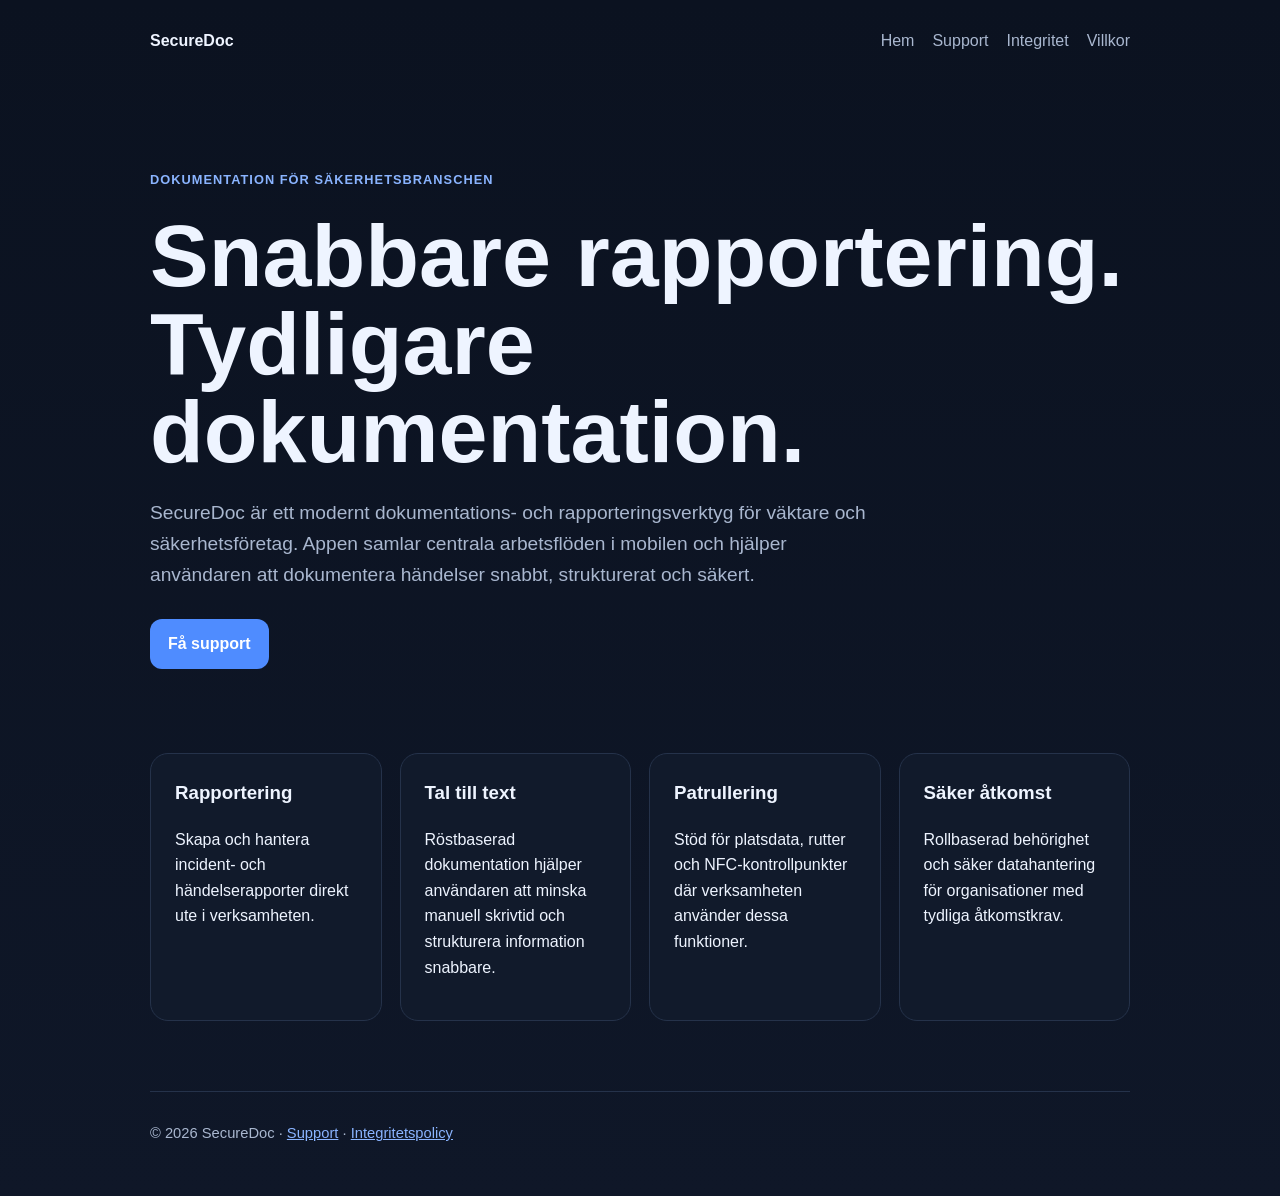
<file: index.html>
<!DOCTYPE html><html lang="sv"><head><meta charset="UTF-8"><meta name="viewport" content="width=device-width,initial-scale=1"><meta name="description" content="SecureDoc – dokumentation och rapportering för väktare och säkerhetsföretag."><title>SecureDoc</title><link rel="stylesheet" href="styles.css"></head><body><header><strong>SecureDoc</strong><nav><a href="index.html">Hem</a><a href="support.html">Support</a><a href="privacy.html">Integritet</a><a href="terms.html">Villkor</a></nav></header><main><section class="hero"><div class="eyebrow">Dokumentation för säkerhetsbranschen</div><h1>Snabbare rapportering. Tydligare dokumentation.</h1><p>SecureDoc är ett modernt dokumentations- och rapporteringsverktyg för väktare och säkerhetsföretag. Appen samlar centrala arbetsflöden i mobilen och hjälper användaren att dokumentera händelser snabbt, strukturerat och säkert.</p><a class="button" href="support.html">Få support</a></section><section class="grid"><div class="card"><h3>Rapportering</h3><p>Skapa och hantera incident- och händelserapporter direkt ute i verksamheten.</p></div><div class="card"><h3>Tal till text</h3><p>Röstbaserad dokumentation hjälper användaren att minska manuell skrivtid och strukturera information snabbare.</p></div><div class="card"><h3>Patrullering</h3><p>Stöd för platsdata, rutter och NFC-kontrollpunkter där verksamheten använder dessa funktioner.</p></div><div class="card"><h3>Säker åtkomst</h3><p>Rollbaserad behörighet och säker datahantering för organisationer med tydliga åtkomstkrav.</p></div></section></main><footer>© 2026 SecureDoc · <a href="support.html">Support</a> · <a href="privacy.html">Integritetspolicy</a></footer></body></html>
</file>
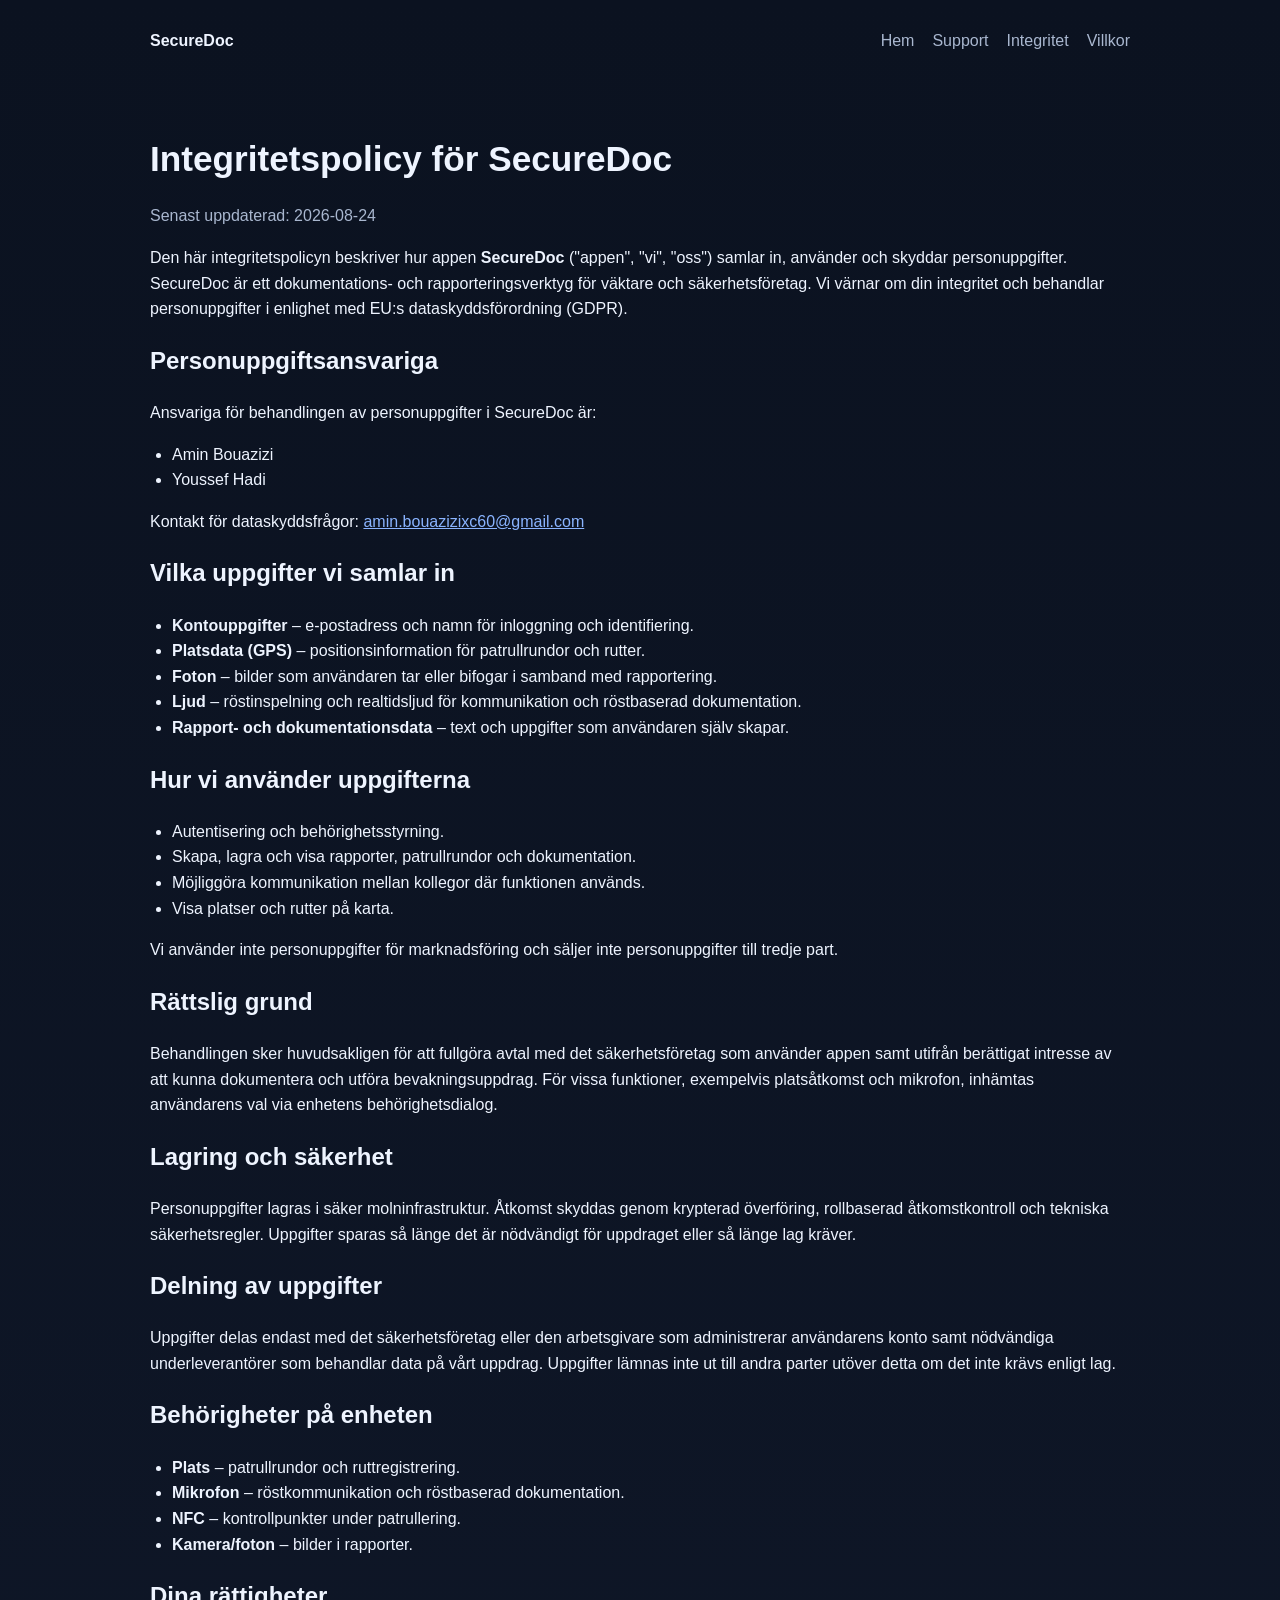
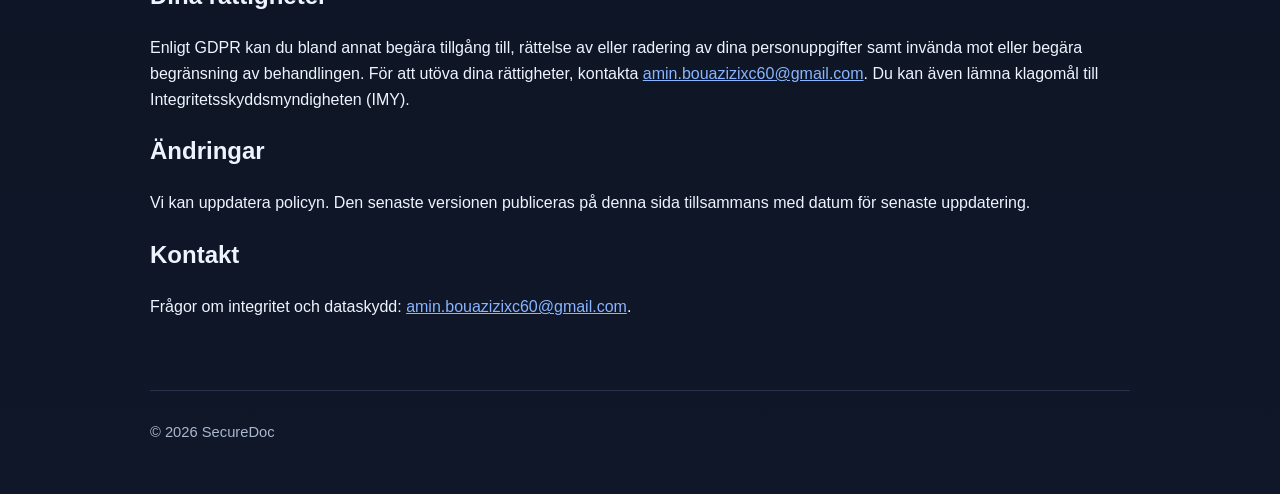
<file: privacy.html>
<!DOCTYPE html><html lang="sv"><head><meta charset="UTF-8"><meta name="viewport" content="width=device-width,initial-scale=1"><title>Integritetspolicy – SecureDoc</title><link rel="stylesheet" href="styles.css"></head><body><header><strong>SecureDoc</strong><nav><a href="index.html">Hem</a><a href="support.html">Support</a><a href="privacy.html">Integritet</a><a href="terms.html">Villkor</a></nav></header><main class="section"><h1>Integritetspolicy för SecureDoc</h1><p class="meta">Senast uppdaterad: 2026-08-24</p><p>Den här integritetspolicyn beskriver hur appen <strong>SecureDoc</strong> ("appen", "vi", "oss") samlar in, använder och skyddar personuppgifter. SecureDoc är ett dokumentations- och rapporteringsverktyg för väktare och säkerhetsföretag. Vi värnar om din integritet och behandlar personuppgifter i enlighet med EU:s dataskyddsförordning (GDPR).</p><h2>Personuppgiftsansvariga</h2><p>Ansvariga för behandlingen av personuppgifter i SecureDoc är:</p><ul><li>Amin Bouazizi</li><li>Youssef Hadi</li></ul><p>Kontakt för dataskyddsfrågor: <a href="mailto:amin.bouazizixc60@gmail.com">amin.bouazizixc60@gmail.com</a></p><h2>Vilka uppgifter vi samlar in</h2><ul><li><strong>Kontouppgifter</strong> – e-postadress och namn för inloggning och identifiering.</li><li><strong>Platsdata (GPS)</strong> – positionsinformation för patrullrundor och rutter.</li><li><strong>Foton</strong> – bilder som användaren tar eller bifogar i samband med rapportering.</li><li><strong>Ljud</strong> – röstinspelning och realtidsljud för kommunikation och röstbaserad dokumentation.</li><li><strong>Rapport- och dokumentationsdata</strong> – text och uppgifter som användaren själv skapar.</li></ul><h2>Hur vi använder uppgifterna</h2><ul><li>Autentisering och behörighetsstyrning.</li><li>Skapa, lagra och visa rapporter, patrullrundor och dokumentation.</li><li>Möjliggöra kommunikation mellan kollegor där funktionen används.</li><li>Visa platser och rutter på karta.</li></ul><p>Vi använder inte personuppgifter för marknadsföring och säljer inte personuppgifter till tredje part.</p><h2>Rättslig grund</h2><p>Behandlingen sker huvudsakligen för att fullgöra avtal med det säkerhetsföretag som använder appen samt utifrån berättigat intresse av att kunna dokumentera och utföra bevakningsuppdrag. För vissa funktioner, exempelvis platsåtkomst och mikrofon, inhämtas användarens val via enhetens behörighetsdialog.</p><h2>Lagring och säkerhet</h2><p>Personuppgifter lagras i säker molninfrastruktur. Åtkomst skyddas genom krypterad överföring, rollbaserad åtkomstkontroll och tekniska säkerhetsregler. Uppgifter sparas så länge det är nödvändigt för uppdraget eller så länge lag kräver.</p><h2>Delning av uppgifter</h2><p>Uppgifter delas endast med det säkerhetsföretag eller den arbetsgivare som administrerar användarens konto samt nödvändiga underleverantörer som behandlar data på vårt uppdrag. Uppgifter lämnas inte ut till andra parter utöver detta om det inte krävs enligt lag.</p><h2>Behörigheter på enheten</h2><ul><li><strong>Plats</strong> – patrullrundor och ruttregistrering.</li><li><strong>Mikrofon</strong> – röstkommunikation och röstbaserad dokumentation.</li><li><strong>NFC</strong> – kontrollpunkter under patrullering.</li><li><strong>Kamera/foton</strong> – bilder i rapporter.</li></ul><h2>Dina rättigheter</h2><p>Enligt GDPR kan du bland annat begära tillgång till, rättelse av eller radering av dina personuppgifter samt invända mot eller begära begränsning av behandlingen. För att utöva dina rättigheter, kontakta <a href="mailto:amin.bouazizixc60@gmail.com">amin.bouazizixc60@gmail.com</a>. Du kan även lämna klagomål till Integritetsskyddsmyndigheten (IMY).</p><h2>Ändringar</h2><p>Vi kan uppdatera policyn. Den senaste versionen publiceras på denna sida tillsammans med datum för senaste uppdatering.</p><h2>Kontakt</h2><p>Frågor om integritet och dataskydd: <a href="mailto:amin.bouazizixc60@gmail.com">amin.bouazizixc60@gmail.com</a>.</p></main><footer>© 2026 SecureDoc</footer></body></html>
</file>
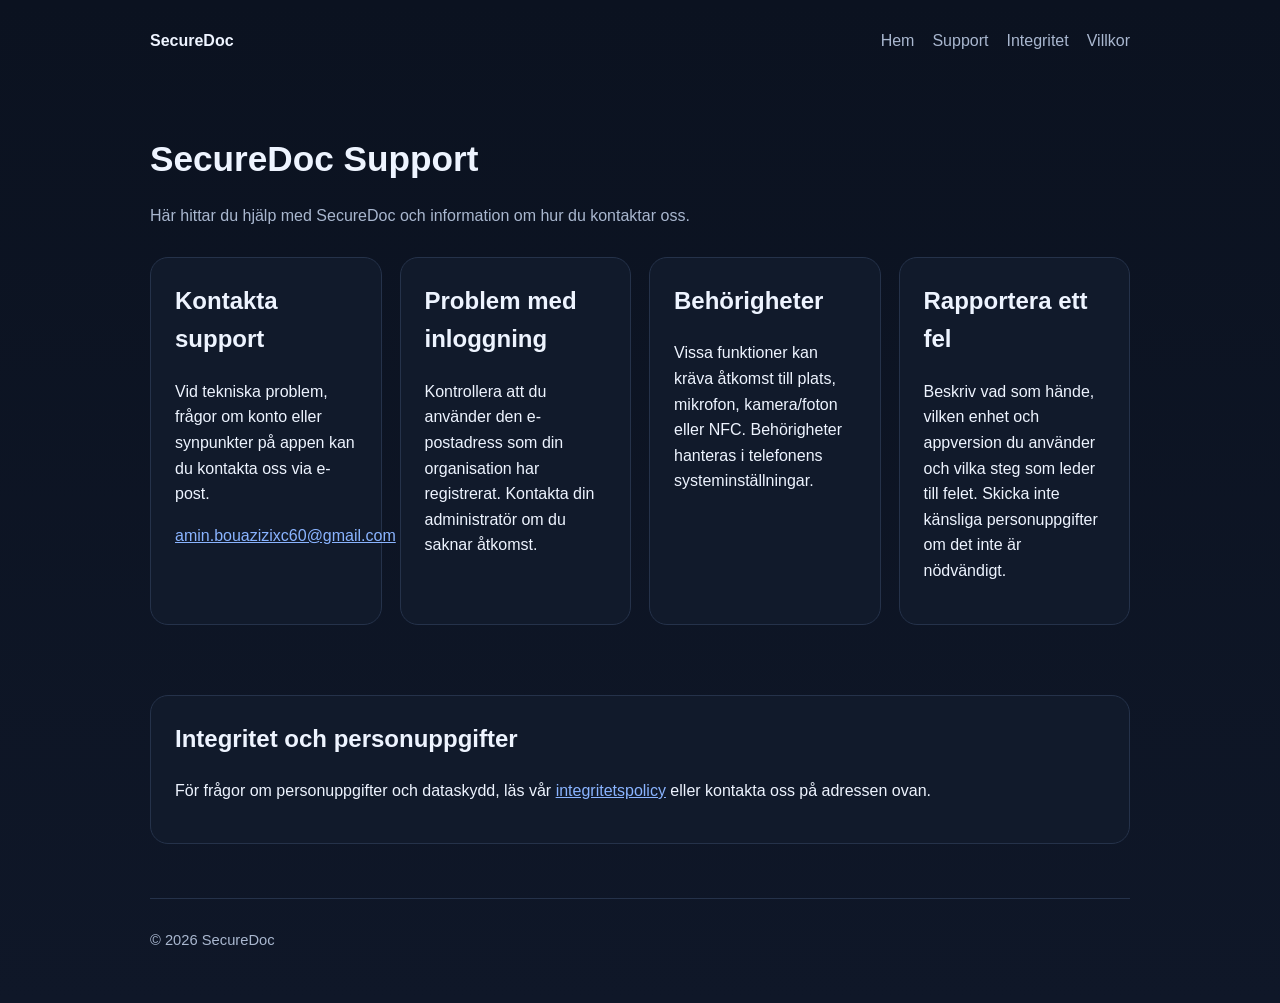
<file: support.html>
<!DOCTYPE html><html lang="sv"><head><meta charset="UTF-8"><meta name="viewport" content="width=device-width,initial-scale=1"><meta name="description" content="Support för SecureDoc."><title>Support – SecureDoc</title><link rel="stylesheet" href="styles.css"></head><body><header><strong>SecureDoc</strong><nav><a href="index.html">Hem</a><a href="support.html">Support</a><a href="privacy.html">Integritet</a><a href="terms.html">Villkor</a></nav></header><main class="section"><h1>SecureDoc Support</h1><p class="muted">Här hittar du hjälp med SecureDoc och information om hur du kontaktar oss.</p><div class="grid"><div class="card"><h2>Kontakta support</h2><p>Vid tekniska problem, frågor om konto eller synpunkter på appen kan du kontakta oss via e-post.</p><p><a href="mailto:amin.bouazizixc60@gmail.com">amin.bouazizixc60@gmail.com</a></p></div><div class="card"><h2>Problem med inloggning</h2><p>Kontrollera att du använder den e-postadress som din organisation har registrerat. Kontakta din administratör om du saknar åtkomst.</p></div><div class="card"><h2>Behörigheter</h2><p>Vissa funktioner kan kräva åtkomst till plats, mikrofon, kamera/foton eller NFC. Behörigheter hanteras i telefonens systeminställningar.</p></div><div class="card"><h2>Rapportera ett fel</h2><p>Beskriv vad som hände, vilken enhet och appversion du använder och vilka steg som leder till felet. Skicka inte känsliga personuppgifter om det inte är nödvändigt.</p></div></div><div class="card"><h2>Integritet och personuppgifter</h2><p>För frågor om personuppgifter och dataskydd, läs vår <a href="privacy.html">integritetspolicy</a> eller kontakta oss på adressen ovan.</p></div></main><footer>© 2026 SecureDoc</footer></body></html>
</file>
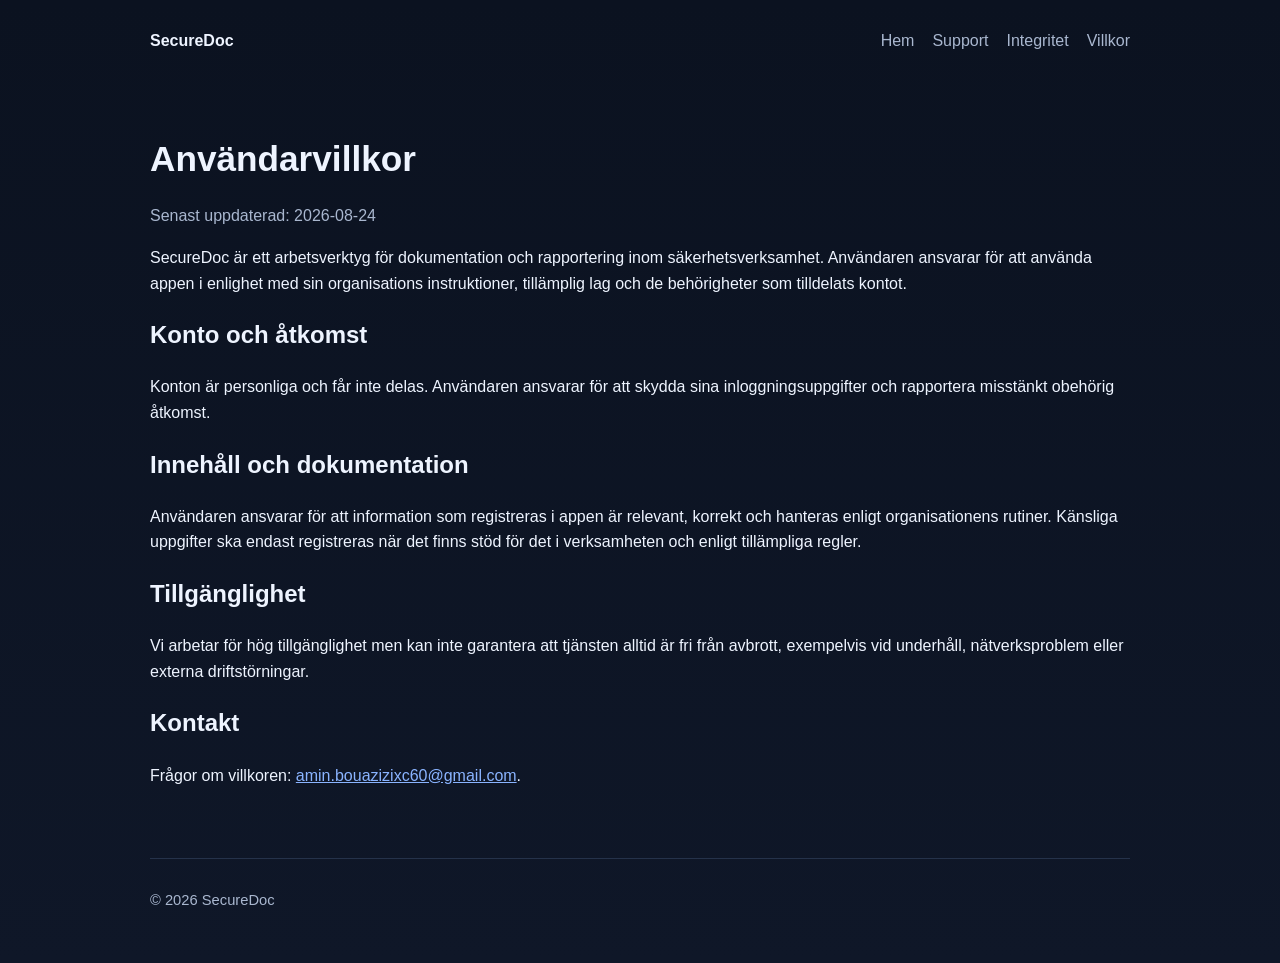
<file: terms.html>
<!DOCTYPE html><html lang="sv"><head><meta charset="UTF-8"><meta name="viewport" content="width=device-width,initial-scale=1"><title>Användarvillkor – SecureDoc</title><link rel="stylesheet" href="styles.css"></head><body><header><strong>SecureDoc</strong><nav><a href="index.html">Hem</a><a href="support.html">Support</a><a href="privacy.html">Integritet</a><a href="terms.html">Villkor</a></nav></header><main class="section"><h1>Användarvillkor</h1><p class="meta">Senast uppdaterad: 2026-08-24</p><p>SecureDoc är ett arbetsverktyg för dokumentation och rapportering inom säkerhetsverksamhet. Användaren ansvarar för att använda appen i enlighet med sin organisations instruktioner, tillämplig lag och de behörigheter som tilldelats kontot.</p><h2>Konto och åtkomst</h2><p>Konton är personliga och får inte delas. Användaren ansvarar för att skydda sina inloggningsuppgifter och rapportera misstänkt obehörig åtkomst.</p><h2>Innehåll och dokumentation</h2><p>Användaren ansvarar för att information som registreras i appen är relevant, korrekt och hanteras enligt organisationens rutiner. Känsliga uppgifter ska endast registreras när det finns stöd för det i verksamheten och enligt tillämpliga regler.</p><h2>Tillgänglighet</h2><p>Vi arbetar för hög tillgänglighet men kan inte garantera att tjänsten alltid är fri från avbrott, exempelvis vid underhåll, nätverksproblem eller externa driftstörningar.</p><h2>Kontakt</h2><p>Frågor om villkoren: <a href="mailto:amin.bouazizixc60@gmail.com">amin.bouazizixc60@gmail.com</a>.</p></main><footer>© 2026 SecureDoc</footer></body></html>
</file>
<file: styles.css>
:root{--bg:#0b1220;--card:#121b2d;--text:#eef4ff;--muted:#a9b7cf;--accent:#4f8cff;--line:#25324a;--max:980px}*{box-sizing:border-box}body{margin:0;font-family:-apple-system,BlinkMacSystemFont,"Segoe UI",Roboto,Helvetica,Arial,sans-serif;background:linear-gradient(180deg,#0b1220,#0f1728);color:var(--text);line-height:1.6}a{color:#8ab4ff}header,main,footer{width:min(var(--max),calc(100% - 40px));margin:auto}header{padding:28px 0;display:flex;justify-content:space-between;align-items:center;gap:20px}nav{display:flex;gap:18px;flex-wrap:wrap}nav a{text-decoration:none;color:var(--muted)}.hero{padding:88px 0 56px}.eyebrow{color:#8ab4ff;font-weight:700;letter-spacing:.08em;text-transform:uppercase;font-size:.8rem}.hero h1{font-size:clamp(2.5rem,7vw,5.5rem);line-height:1;margin:.25em 0}.hero p{max-width:720px;font-size:1.2rem;color:var(--muted)}.grid{display:grid;grid-template-columns:repeat(auto-fit,minmax(230px,1fr));gap:18px;margin:28px 0 70px}.card{background:rgba(18,27,45,.86);border:1px solid var(--line);border-radius:18px;padding:24px}.card h2,.card h3{margin-top:0}.section{padding:26px 0 54px}.section h1{font-size:2.2rem;margin-bottom:8px}.meta,.muted{color:var(--muted)}ul{padding-left:22px}.button{display:inline-block;background:var(--accent);color:white;text-decoration:none;font-weight:700;padding:12px 18px;border-radius:12px;margin-top:10px}footer{border-top:1px solid var(--line);padding:30px 0 50px;color:var(--muted);font-size:.92rem}@media(max-width:680px){header{align-items:flex-start;flex-direction:column}.hero{padding-top:48px}}
</file>
